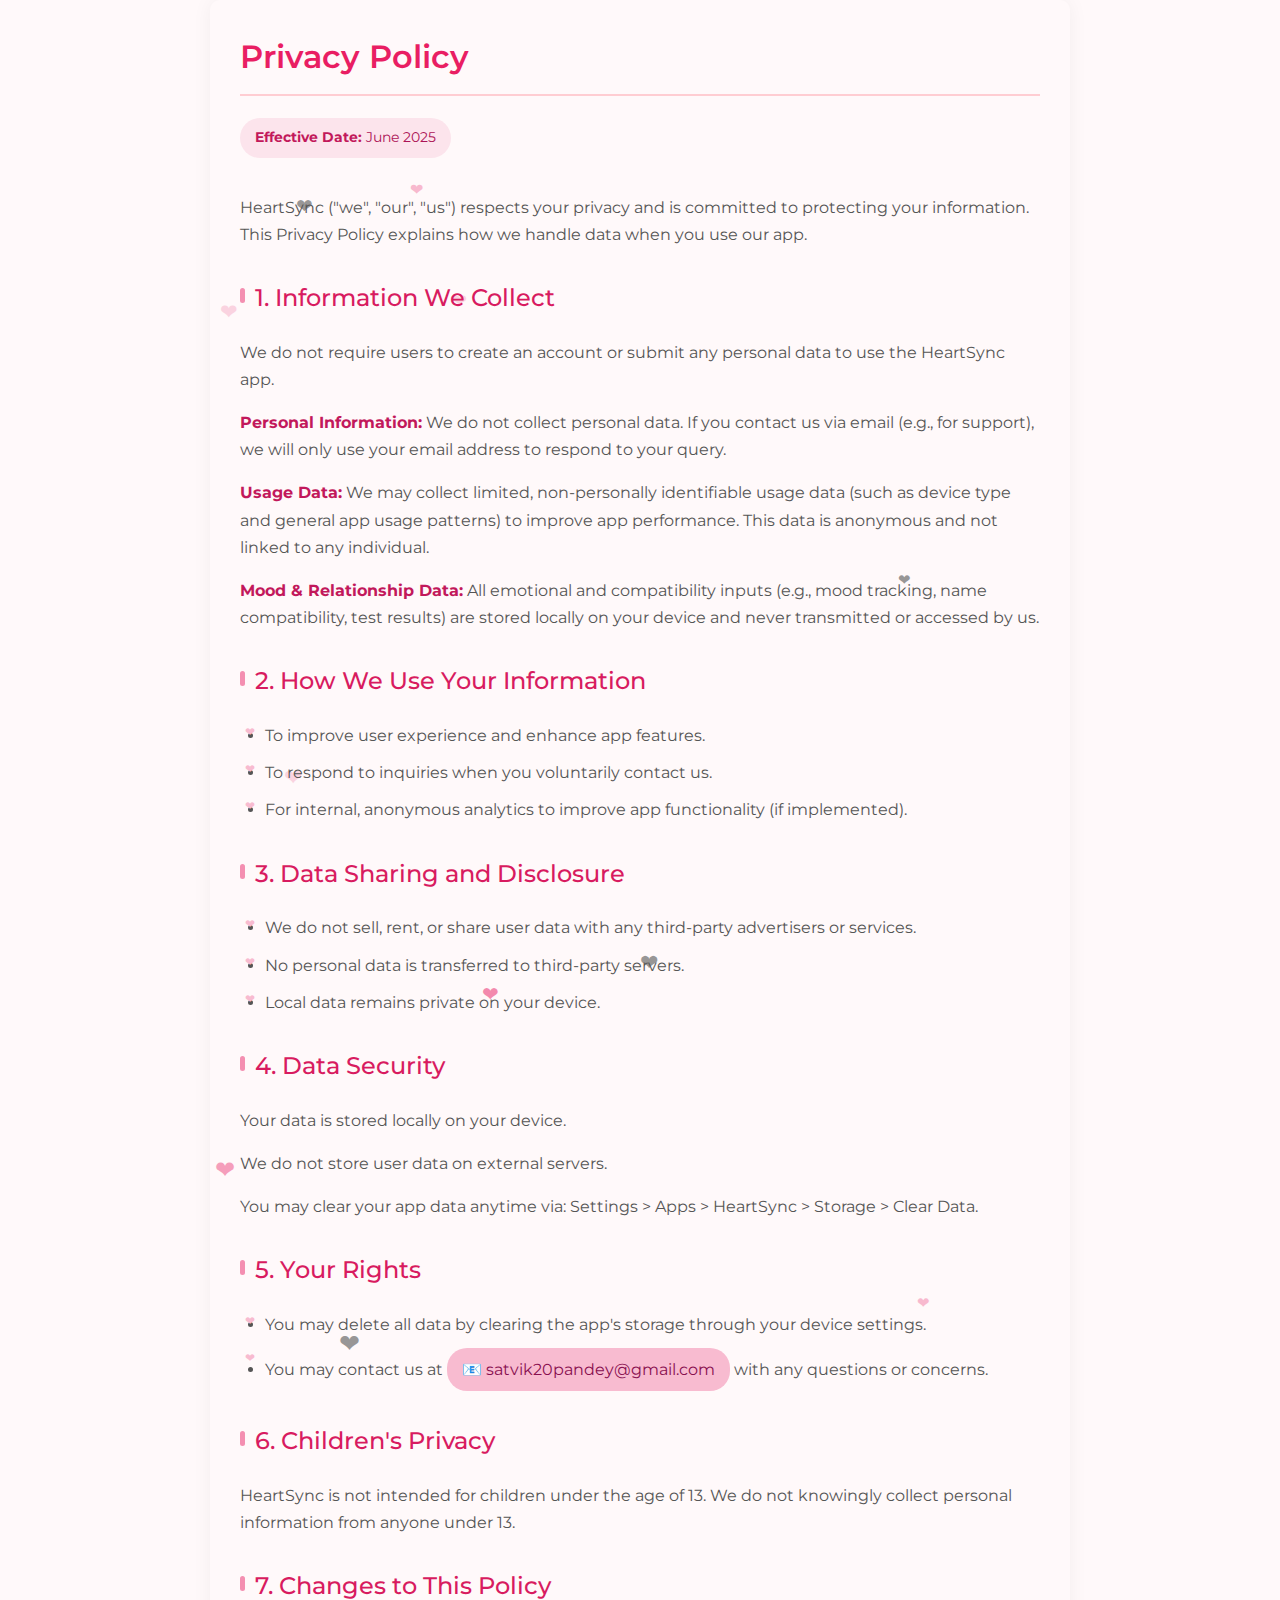
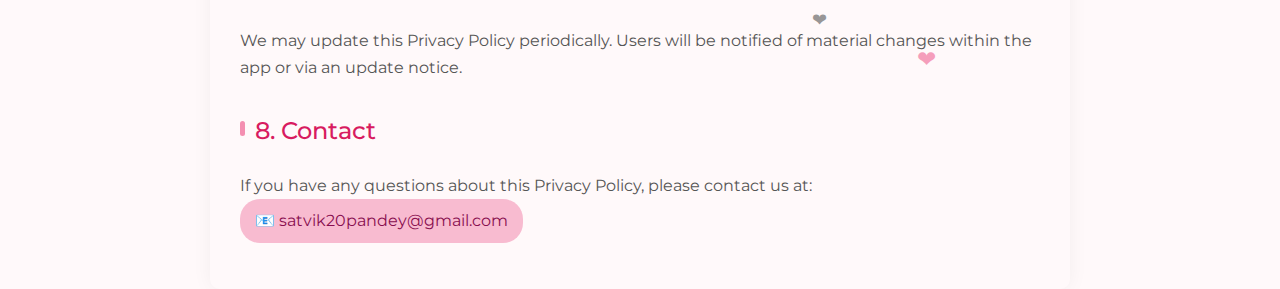
<file: public/privacy_policy.html>
<!DOCTYPE html>
<html lang="en">
<head>
    <meta charset="UTF-8">
    <meta name="viewport" content="width=device-width, initial-scale=1.0">
    <title>Privacy Policy - HeartSync</title>
    <style>
        @import url('https://fonts.googleapis.com/css2?family=Montserrat:wght@400;500;600&display=swap');
        
        body {
            font-family: 'Montserrat', sans-serif;
            line-height: 1.7;
            max-width: 800px;
            margin: 0 auto;
            padding: 30px;
            color: #555;
            background-color: #fff9fa;
            position: relative;
            overflow-x: hidden;
            box-shadow: 0 0 20px rgba(0,0,0,0.05);
            border-radius: 10px;
        }

        /* Floating hearts */
        .heart {
            position: absolute;
            pointer-events: none;
            animation: float 6s ease-in-out infinite;
            opacity: 0.6;
            z-index: -1;
        }
        
        @keyframes float {
            0%, 100% {
                transform: translateY(0) rotate(0deg);
            }
            50% {
                transform: translateY(-20px) rotate(10deg);
            }
        }

        h1 {
            color: #e91e63;
            border-bottom: 2px solid #ffcdd2;
            padding-bottom: 10px;
            font-weight: 600;
            margin-top: 0;
        }

        h2 {
            color: #d81b60;
            margin-top: 30px;
            font-weight: 500;
            position: relative;
            padding-left: 15px;
        }

        h2:before {
            content: "";
            position: absolute;
            left: 0;
            top: 10px;
            height: 15px;
            width: 5px;
            background-color: #f48fb1;
            border-radius: 3px;
        }

        strong {
            color: #c2185b;
        }

        ul {
            padding-left: 25px;
        }

        li {
            margin-bottom: 10px;
            position: relative;
        }

        li:before {
            content: "❤";
            position: absolute;
            left: -20px;
            color: #f8bbd0;
            font-size: 12px;
        }

        .effective-date {
            background-color: #fce4ec;
            padding: 8px 15px;
            border-radius: 20px;
            display: inline-block;
            margin-bottom: 20px;
            font-size: 14px;
            color: #ad1457;
        }

        .contact-email {
            display: inline-block;
            background-color: #f8bbd0;
            padding: 8px 15px;
            border-radius: 20px;
            color: #880e4f;
            text-decoration: none;
            transition: all 0.3s;
        }

        .contact-email:hover {
            background-color: #f48fb1;
            color: white;
        }

        /* Responsive design */
        @media (max-width: 768px) {
            body {
                padding: 20px;
            }
            h1 {
                font-size: 24px;
            }
        }
    </style>
</head>
<body>
   
    <div class="heart" style="top:10%; left:10%; font-size:20px;">❤</div>
    <div class="heart" style="top:30%; left:80%; font-size:15px;">❤</div>
    <div class="heart" style="top:70%; left:15%; font-size:25px;">❤</div>
    <div class="heart" style="top:85%; left:70%; font-size:18px;">❤</div>
    <div class="heart" style="top:50%; left:50%; font-size:22px;">❤</div>

    <h1>Privacy Policy</h1>
    <div class="effective-date"><strong>Effective Date:</strong> June 2025</div>

    <p>HeartSync ("we", "our", "us") respects your privacy and is committed to protecting your information. This Privacy Policy explains how we handle data when you use our app.</p>

    <h2>1. Information We Collect</h2>
    <p>We do not require users to create an account or submit any personal data to use the HeartSync app.</p>

    <p><strong>Personal Information:</strong> We do not collect personal data. If you contact us via email (e.g., for support), we will only use your email address to respond to your query.</p>

    <p><strong>Usage Data:</strong> We may collect limited, non-personally identifiable usage data (such as device type and general app usage patterns) to improve app performance. This data is anonymous and not linked to any individual.</p>

    <p><strong>Mood & Relationship Data:</strong> All emotional and compatibility inputs (e.g., mood tracking, name compatibility, test results) are stored locally on your device and never transmitted or accessed by us.</p>

    <h2>2. How We Use Your Information</h2>
    <ul>
        <li>To improve user experience and enhance app features.</li>
        <li>To respond to inquiries when you voluntarily contact us.</li>
        <li>For internal, anonymous analytics to improve app functionality (if implemented).</li>
    </ul>

    <h2>3. Data Sharing and Disclosure</h2>
    <ul>
        <li>We do not sell, rent, or share user data with any third-party advertisers or services.</li>
        <li>No personal data is transferred to third-party servers.</li>
        <li>Local data remains private on your device.</li>
    </ul>

    <h2>4. Data Security</h2>
    <p>Your data is stored locally on your device.</p>
    <p>We do not store user data on external servers.</p>
    <p>You may clear your app data anytime via: Settings > Apps > HeartSync > Storage > Clear Data.</p>

    <h2>5. Your Rights</h2>
    <ul>
        <li>You may delete all data by clearing the app's storage through your device settings.</li>
        <li>You may contact us at <a href="mailto:satvik20pandey@gmail.com" class="contact-email">📧 satvik20pandey@gmail.com</a> with any questions or concerns.</li>
    </ul>

    <h2>6. Children's Privacy</h2>
    <p>HeartSync is not intended for children under the age of 13. We do not knowingly collect personal information from anyone under 13.</p>

    <h2>7. Changes to This Policy</h2>
    <p>We may update this Privacy Policy periodically. Users will be notified of material changes within the app or via an update notice.</p>

    <h2>8. Contact</h2>
    <p>If you have any questions about this Privacy Policy, please contact us at: <a href="mailto:satvik20pandey@gmail.com" class="contact-email">📧 satvik20pandey@gmail.com</a></p>

    <script>
        // Create more floating hearts
        document.addEventListener('DOMContentLoaded', function() {
            const colors = ['#f8bbd0', '#f48fb1', '#f06292', '#ec407a'];
            for (let i = 0; i < 8; i++) {
                const heart = document.createElement('div');
                heart.className = 'heart';
                heart.innerHTML = '❤';
                heart.style.left = Math.random() * 90 + '%';
                heart.style.top = Math.random() * 90 + '%';
                heart.style.fontSize = (Math.random() * 10 + 15) + 'px';
                heart.style.animationDelay = (Math.random() * 5) + 's';
                heart.style.color = colors[Math.floor(Math.random() * colors.length)];
                document.body.appendChild(heart);
            }
        });
    </script>
</body>
</html>
</file>
